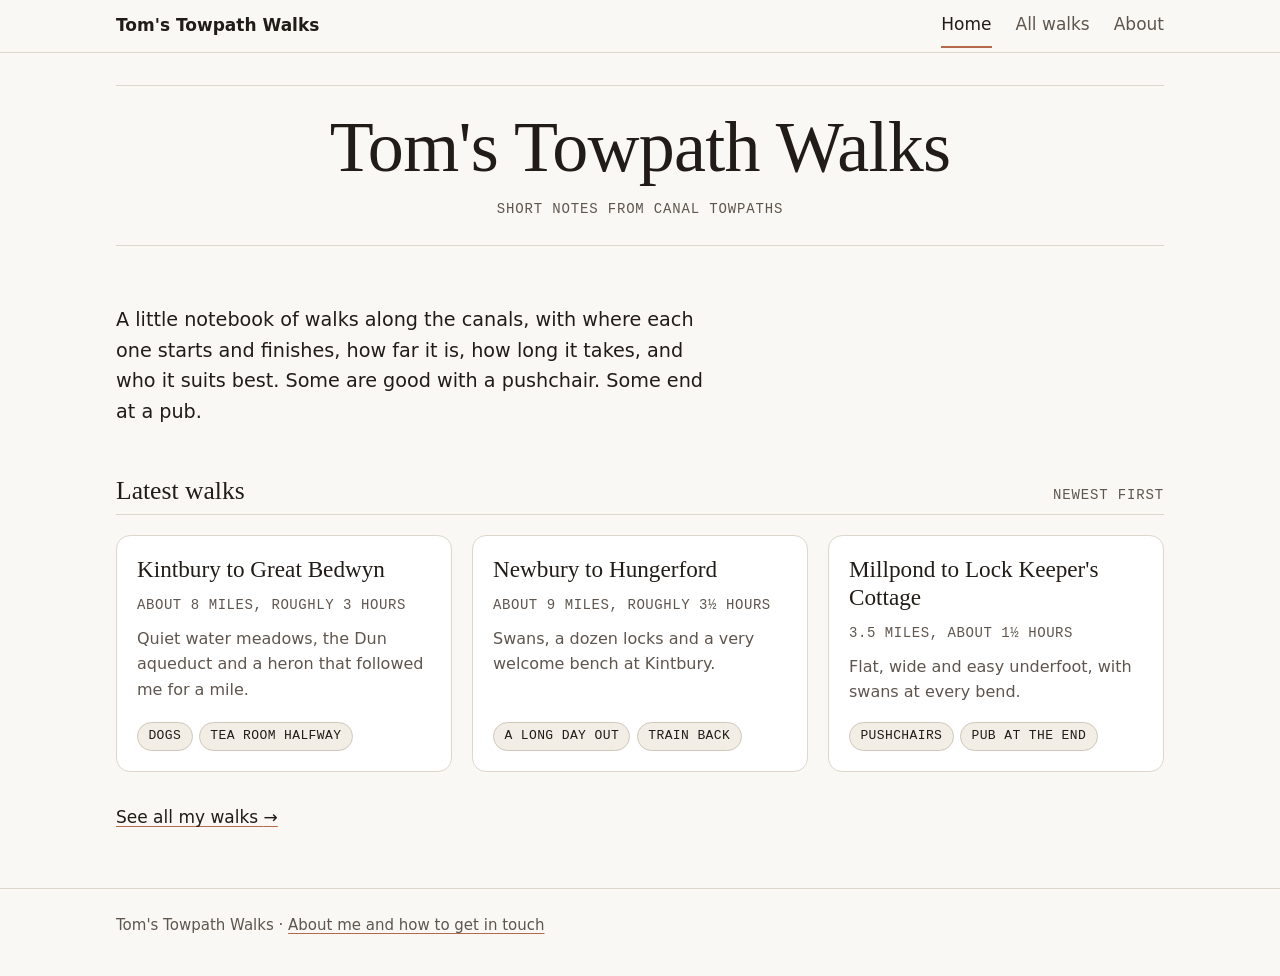
<file: index.html>
<!DOCTYPE html>
<html lang="en-GB">
<head>
  <meta charset="utf-8">
  <meta name="viewport" content="width=device-width, initial-scale=1">
  <title>Tom's Towpath Walks</title>
  <meta name="description" content="Short notes on walks along canal towpaths: where they start and finish, how far, how long, and who they suit.">
  <meta name="theme-color" content="#faf8f4">
  <link rel="icon" href="data:image/svg+xml,%3Csvg xmlns='http://www.w3.org/2000/svg' viewBox='0 0 32 32'%3E%3Crect width='32' height='32' rx='7' fill='%23b5694c'/%3E%3Cpath d='M4 21c4-4 6 4 10 0s6 4 10 0 4 2 4 2' stroke='%23faf8f4' stroke-width='3' fill='none' stroke-linecap='round'/%3E%3C/svg%3E">
  <link rel="stylesheet" href="style.css">
</head>
<body>

<a class="skip" href="#main">Skip to main content</a>

<header class="topbar">
  <div class="wrap">
    <a class="brand" href="index.html">Tom's Towpath Walks</a>
    <nav aria-label="Main">
      <a href="index.html" aria-current="page">Home</a>
      <a href="walks.html">All walks</a>
      <a href="about.html">About</a>
    </nav>
  </div>
</header>

<div class="wrap">
  <div class="masthead">
    <h1>Tom's Towpath Walks</h1>
    <p class="label">Short notes from canal towpaths</p>
  </div>

  <main id="main">
    <p class="lead">A little notebook of walks along the canals, with where each one starts and finishes, how far it is, how long it takes, and who it suits best. Some are good with a pushchair. Some end at a pub.</p>

    <div class="section-head">
      <h2>Latest walks</h2>
      <span class="label">Newest first</span>
    </div>

    <!-- LATEST WALKS: the three newest. Ask Claude to update these when a walk is added. -->
    <div class="cards">

      <article class="card">
        <h3><a href="walks.html#kintbury-to-great-bedwyn">Kintbury to Great Bedwyn</a></h3>
        <p class="stats">About 8 miles, roughly 3 hours</p>
        <p>Quiet water meadows, the Dun aqueduct and a heron that followed me for a mile.</p>
        <ul class="tags" role="list" aria-label="Good for"><li>Dogs</li><li>Tea room halfway</li></ul>
      </article>

      <article class="card">
        <h3><a href="walks.html#newbury-to-hungerford">Newbury to Hungerford</a></h3>
        <p class="stats">About 9 miles, roughly 3&frac12; hours</p>
        <p>Swans, a dozen locks and a very welcome bench at Kintbury.</p>
        <ul class="tags" role="list" aria-label="Good for"><li>A long day out</li><li>Train back</li></ul>
      </article>

      <article class="card">
        <h3><a href="walks.html#millpond-to-lock-keepers">Millpond to Lock Keeper's Cottage</a></h3>
        <p class="stats">3.5 miles, about 1&frac12; hours</p>
        <p>Flat, wide and easy underfoot, with swans at every bend.</p>
        <ul class="tags" role="list" aria-label="Good for"><li>Pushchairs</li><li>Pub at the end</li></ul>
      </article>

    </div>

    <a class="more" href="walks.html">See all my walks <span aria-hidden="true">&rarr;</span></a>
  </main>
</div>

<footer>
  <div class="wrap">Tom's Towpath Walks &middot; <a href="about.html">About me and how to get in touch</a></div>
</footer>

</body>
</html>
</file>
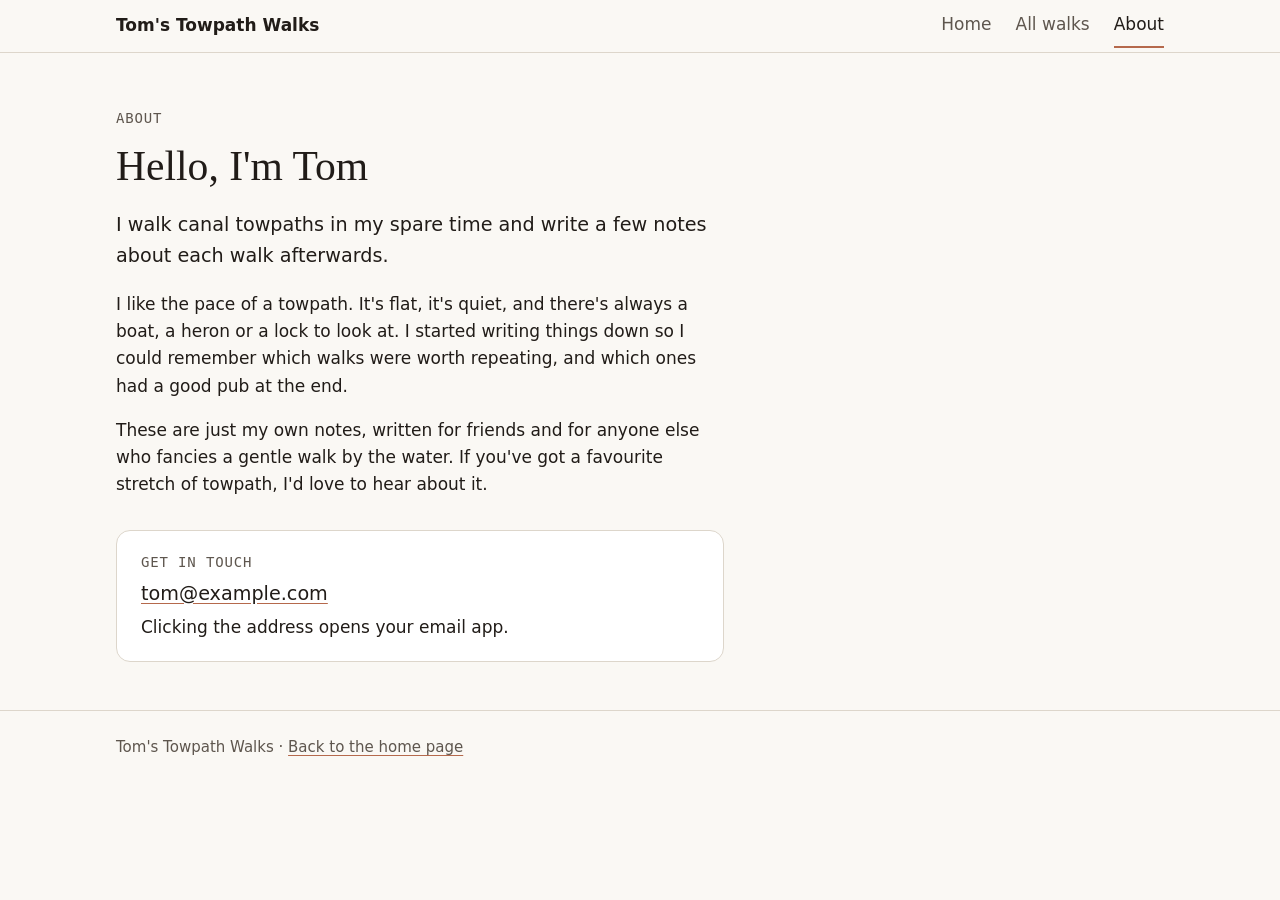
<file: about.html>
<!DOCTYPE html>
<html lang="en-GB">
<head>
  <meta charset="utf-8">
  <meta name="viewport" content="width=device-width, initial-scale=1">
  <title>About | Tom's Towpath Walks</title>
  <meta name="description" content="About Tom, and how to get in touch.">
  <meta name="theme-color" content="#faf8f4">
  <link rel="icon" href="data:image/svg+xml,%3Csvg xmlns='http://www.w3.org/2000/svg' viewBox='0 0 32 32'%3E%3Crect width='32' height='32' rx='7' fill='%23b5694c'/%3E%3Cpath d='M4 21c4-4 6 4 10 0s6 4 10 0 4 2 4 2' stroke='%23faf8f4' stroke-width='3' fill='none' stroke-linecap='round'/%3E%3C/svg%3E">
  <link rel="stylesheet" href="style.css">
</head>
<body>

<a class="skip" href="#main">Skip to main content</a>

<header class="topbar">
  <div class="wrap">
    <a class="brand" href="index.html">Tom's Towpath Walks</a>
    <nav aria-label="Main">
      <a href="index.html">Home</a>
      <a href="walks.html">All walks</a>
      <a href="about.html" aria-current="page">About</a>
    </nav>
  </div>
</header>

<div class="wrap">
  <main id="main">
    <p class="label">About</p>
    <h1 class="page-title">Hello, I'm Tom</h1>

    <div class="prose">
      <p class="lead">I walk canal towpaths in my spare time and write a few notes about each walk afterwards.</p>
      <p>I like the pace of a towpath. It's flat, it's quiet, and there's always a boat, a heron or a lock to look at. I started writing things down so I could remember which walks were worth repeating, and which ones had a good pub at the end.</p>
      <p>These are just my own notes, written for friends and for anyone else who fancies a gentle walk by the water. If you've got a favourite stretch of towpath, I'd love to hear about it.</p>
    </div>

    <section class="contact-box" aria-labelledby="contact-heading">
      <p class="label" id="contact-heading">Get in touch</p>
      <p><a href="mailto:tom@example.com">tom@example.com</a></p>
      <p>Clicking the address opens your email app.</p>
    </section>
  </main>
</div>

<footer>
  <div class="wrap">Tom's Towpath Walks &middot; <a href="index.html">Back to the home page</a></div>
</footer>

</body>
</html>
</file>
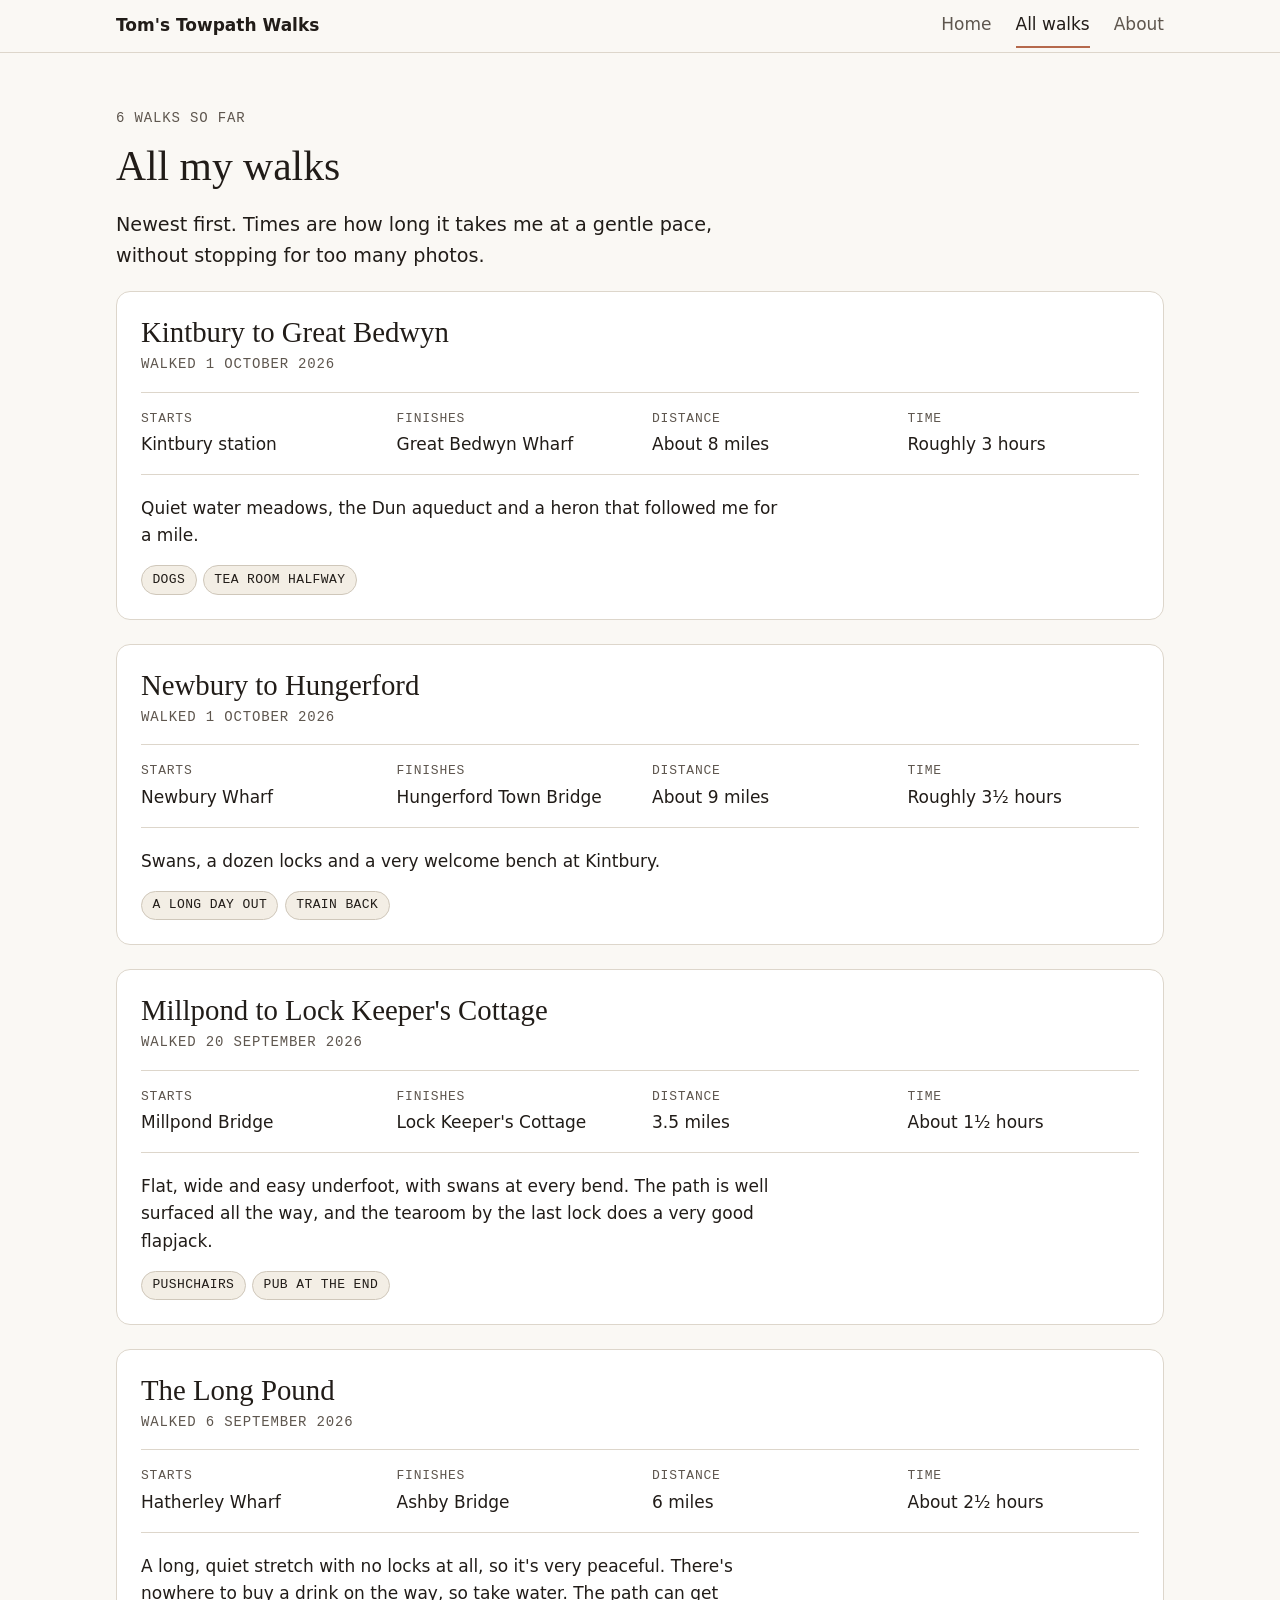
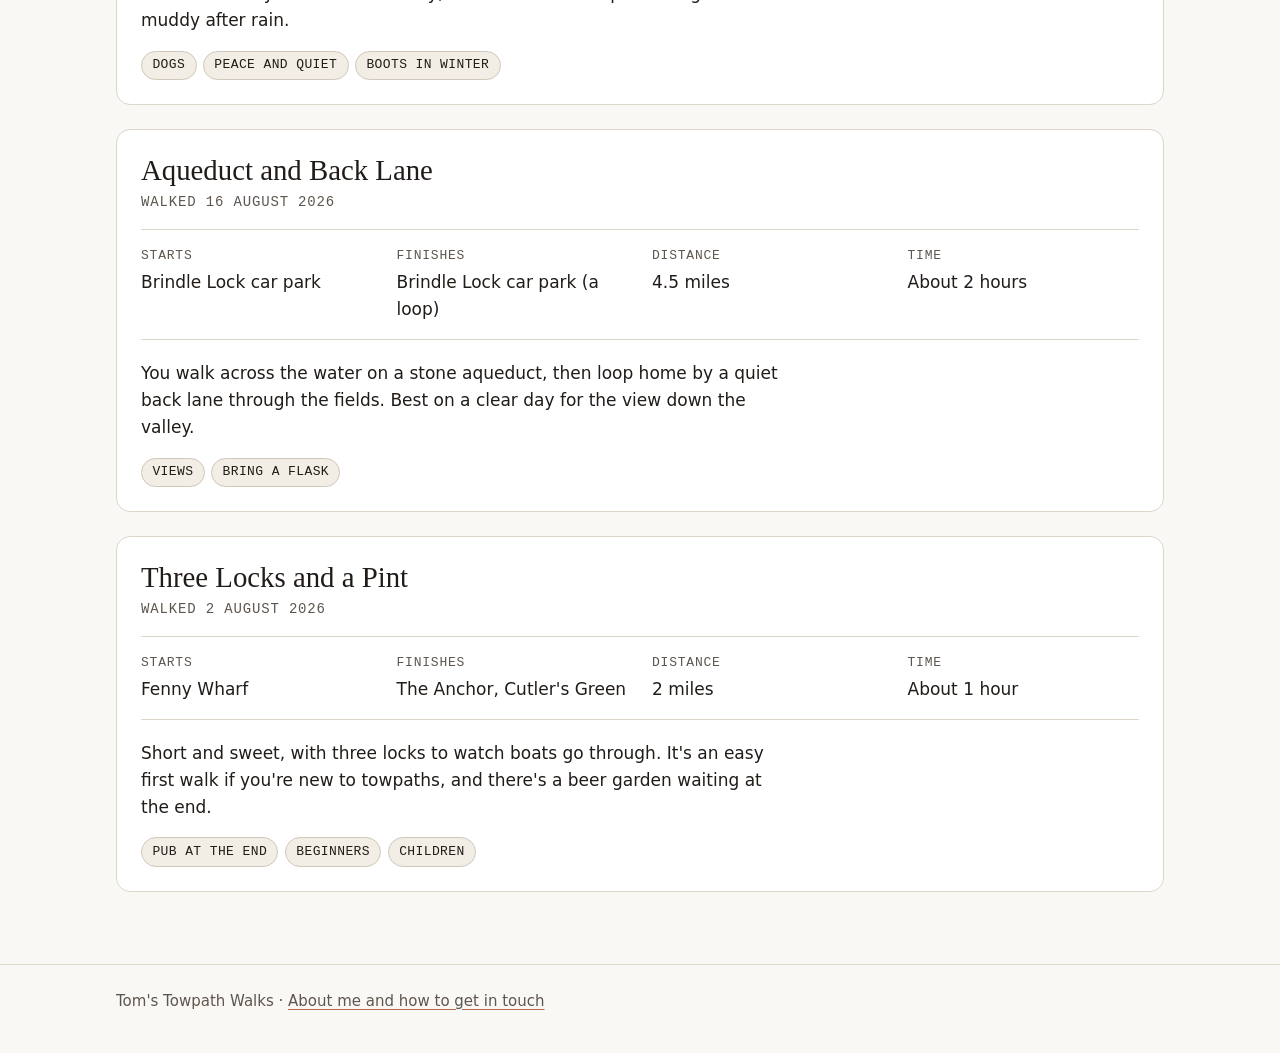
<file: walks.html>
<!DOCTYPE html>
<html lang="en-GB">
<head>
  <meta charset="utf-8">
  <meta name="viewport" content="width=device-width, initial-scale=1">
  <title>All walks | Tom's Towpath Walks</title>
  <meta name="description" content="Every towpath walk on the site, with start, finish, distance, time and who it suits.">
  <meta name="theme-color" content="#faf8f4">
  <link rel="icon" href="data:image/svg+xml,%3Csvg xmlns='http://www.w3.org/2000/svg' viewBox='0 0 32 32'%3E%3Crect width='32' height='32' rx='7' fill='%23b5694c'/%3E%3Cpath d='M4 21c4-4 6 4 10 0s6 4 10 0 4 2 4 2' stroke='%23faf8f4' stroke-width='3' fill='none' stroke-linecap='round'/%3E%3C/svg%3E">
  <link rel="stylesheet" href="style.css">
</head>
<body>

<a class="skip" href="#main">Skip to main content</a>

<header class="topbar">
  <div class="wrap">
    <a class="brand" href="index.html">Tom's Towpath Walks</a>
    <nav aria-label="Main">
      <a href="index.html">Home</a>
      <a href="walks.html" aria-current="page">All walks</a>
      <a href="about.html">About</a>
    </nav>
  </div>
</header>

<div class="wrap">
  <main id="main">
    <p class="label">6 walks so far</p>
    <h1 class="page-title">All my walks</h1>
    <p class="lead">Newest first. Times are how long it takes me at a gentle pace, without stopping for too many photos.</p>

    <!-- EACH WALK IS ONE BLOCK BELOW. Ask Claude to add a new one. -->

    <article class="walk" id="kintbury-to-great-bedwyn">
      <h2>Kintbury to Great Bedwyn</h2>
      <p class="label when">Walked <time datetime="2026-10-01">1 October 2026</time></p>
      <dl class="facts">
        <div><dt>Starts</dt><dd>Kintbury station</dd></div>
        <div><dt>Finishes</dt><dd>Great Bedwyn Wharf</dd></div>
        <div><dt>Distance</dt><dd>About 8 miles</dd></div>
        <div><dt>Time</dt><dd>Roughly 3 hours</dd></div>
      </dl>
      <p class="note">Quiet water meadows, the Dun aqueduct and a heron that followed me for a mile.</p>
      <ul class="tags" role="list" aria-label="Good for"><li>Dogs</li><li>Tea room halfway</li></ul>
    </article>

    <article class="walk" id="newbury-to-hungerford">
      <h2>Newbury to Hungerford</h2>
      <p class="label when">Walked <time datetime="2026-10-01">1 October 2026</time></p>
      <dl class="facts">
        <div><dt>Starts</dt><dd>Newbury Wharf</dd></div>
        <div><dt>Finishes</dt><dd>Hungerford Town Bridge</dd></div>
        <div><dt>Distance</dt><dd>About 9 miles</dd></div>
        <div><dt>Time</dt><dd>Roughly 3&frac12; hours</dd></div>
      </dl>
      <p class="note">Swans, a dozen locks and a very welcome bench at Kintbury.</p>
      <ul class="tags" role="list" aria-label="Good for"><li>A long day out</li><li>Train back</li></ul>
    </article>

    <article class="walk" id="millpond-to-lock-keepers">
      <h2>Millpond to Lock Keeper's Cottage</h2>
      <p class="label when">Walked <time datetime="2026-09-20">20 September 2026</time></p>
      <dl class="facts">
        <div><dt>Starts</dt><dd>Millpond Bridge</dd></div>
        <div><dt>Finishes</dt><dd>Lock Keeper's Cottage</dd></div>
        <div><dt>Distance</dt><dd>3.5 miles</dd></div>
        <div><dt>Time</dt><dd>About 1&frac12; hours</dd></div>
      </dl>
      <p class="note">Flat, wide and easy underfoot, with swans at every bend. The path is well surfaced all the way, and the tearoom by the last lock does a very good flapjack.</p>
      <ul class="tags" role="list" aria-label="Good for"><li>Pushchairs</li><li>Pub at the end</li></ul>
    </article>

    <article class="walk" id="the-long-pound">
      <h2>The Long Pound</h2>
      <p class="label when">Walked <time datetime="2026-09-06">6 September 2026</time></p>
      <dl class="facts">
        <div><dt>Starts</dt><dd>Hatherley Wharf</dd></div>
        <div><dt>Finishes</dt><dd>Ashby Bridge</dd></div>
        <div><dt>Distance</dt><dd>6 miles</dd></div>
        <div><dt>Time</dt><dd>About 2&frac12; hours</dd></div>
      </dl>
      <p class="note">A long, quiet stretch with no locks at all, so it's very peaceful. There's nowhere to buy a drink on the way, so take water. The path can get muddy after rain.</p>
      <ul class="tags" role="list" aria-label="Good for"><li>Dogs</li><li>Peace and quiet</li><li>Boots in winter</li></ul>
    </article>

    <article class="walk" id="aqueduct-and-back-lane">
      <h2>Aqueduct and Back Lane</h2>
      <p class="label when">Walked <time datetime="2026-08-16">16 August 2026</time></p>
      <dl class="facts">
        <div><dt>Starts</dt><dd>Brindle Lock car park</dd></div>
        <div><dt>Finishes</dt><dd>Brindle Lock car park (a loop)</dd></div>
        <div><dt>Distance</dt><dd>4.5 miles</dd></div>
        <div><dt>Time</dt><dd>About 2 hours</dd></div>
      </dl>
      <p class="note">You walk across the water on a stone aqueduct, then loop home by a quiet back lane through the fields. Best on a clear day for the view down the valley.</p>
      <ul class="tags" role="list" aria-label="Good for"><li>Views</li><li>Bring a flask</li></ul>
    </article>

    <article class="walk" id="three-locks-and-a-pint">
      <h2>Three Locks and a Pint</h2>
      <p class="label when">Walked <time datetime="2026-08-02">2 August 2026</time></p>
      <dl class="facts">
        <div><dt>Starts</dt><dd>Fenny Wharf</dd></div>
        <div><dt>Finishes</dt><dd>The Anchor, Cutler's Green</dd></div>
        <div><dt>Distance</dt><dd>2 miles</dd></div>
        <div><dt>Time</dt><dd>About 1 hour</dd></div>
      </dl>
      <p class="note">Short and sweet, with three locks to watch boats go through. It's an easy first walk if you're new to towpaths, and there's a beer garden waiting at the end.</p>
      <ul class="tags" role="list" aria-label="Good for"><li>Pub at the end</li><li>Beginners</li><li>Children</li></ul>
    </article>

  </main>
</div>

<footer>
  <div class="wrap">Tom's Towpath Walks &middot; <a href="about.html">About me and how to get in touch</a></div>
</footer>

</body>
</html>
</file>
<file: style.css>
/* Tom's Towpath Walks - shared styles for every page */

:root {
  --cream: #faf8f4;
  --ink: #211c18;
  --muted: #5e564e;        /* darker than before so small text is easier to read */
  --line: #ddd6cb;
  --accent: #b5694c;       /* decorative: underlines, borders */
  --accent-text: #8f4a30;  /* accent colour dark enough to read as text */
  --card: #ffffff;
  --serif: Georgia, "Times New Roman", Times, serif;
  --sans: system-ui, -apple-system, "Segoe UI", Roboto, Helvetica, Arial, sans-serif;
  --mono: ui-monospace, "SFMono-Regular", Menlo, Consolas, monospace;
}

* { box-sizing: border-box; }

body {
  margin: 0;
  background: var(--cream);
  color: var(--ink);
  font-family: var(--sans);
  font-size: 1.0625rem;
  line-height: 1.6;
}

a { color: inherit; text-decoration-color: var(--accent); text-underline-offset: 3px; }
a:hover { color: var(--accent-text); }

/* Clear outline so keyboard users can always see where they are */
a:focus-visible {
  outline: 3px solid var(--accent-text);
  outline-offset: 3px;
  border-radius: 4px;
}

.wrap { max-width: 68rem; margin: 0 auto; padding: 0 1.25rem; }

/* "Skip to content" link: hidden until a keyboard user tabs to it */
.skip {
  position: absolute; left: 0.75rem; top: -4rem;
  background: var(--ink); color: var(--cream);
  padding: 0.6rem 1rem; border-radius: 8px; z-index: 10;
}
.skip:focus { top: 0.75rem; color: var(--cream); }

/* ---------- top bar ---------- */
.topbar { border-bottom: 1px solid var(--line); }
.topbar .wrap {
  display: flex; flex-wrap: wrap; align-items: center;
  justify-content: space-between; gap: 0 1.5rem;
  padding-top: 0.25rem; padding-bottom: 0.25rem;
}
.brand, nav a {
  display: inline-flex; align-items: center;
  min-height: 2.75rem;            /* comfortable thumb-sized tap target */
}
.brand { font-weight: 600; text-decoration: none; }
nav { display: flex; flex-wrap: wrap; gap: 0 1.5rem; }
nav a { text-decoration: none; color: var(--muted); border-bottom: 2px solid transparent; }
nav a:hover { color: var(--ink); }
nav a[aria-current="page"] { color: var(--ink); border-bottom-color: var(--accent); }

/* ---------- masthead ---------- */
.masthead {
  margin-top: 2rem;
  border-top: 1px solid var(--line);
  border-bottom: 1px solid var(--line);
  padding: 1.5rem 0;
  text-align: center;
}
.masthead h1 {
  margin: 0;
  font-family: var(--serif);
  font-weight: 400;
  font-size: clamp(2.2rem, 8vw, 4.5rem);
  line-height: 1.05;
  letter-spacing: -0.01em;
  overflow-wrap: break-word;
}
.label {
  font-family: var(--mono);
  font-size: 0.875rem;
  letter-spacing: 0.06em;
  text-transform: uppercase;
  color: var(--muted);
}
.masthead .label { margin: 0.8rem 0 0; }

/* ---------- page content ---------- */
main { padding: 2.5rem 0 3rem; }

h2, h1.page-title {
  font-family: var(--serif);
  font-weight: 400;
  font-size: clamp(1.8rem, 5vw, 2.6rem);
  line-height: 1.15;
  margin: 0 0 1rem;
}
.lead { font-size: 1.2rem; max-width: 38rem; }

.section-head {
  display: flex; flex-wrap: wrap; justify-content: space-between; align-items: baseline;
  gap: 0.25rem 1rem; margin: 3rem 0 1.25rem;
  border-bottom: 1px solid var(--line); padding-bottom: 0.5rem;
}
.section-head h2 { margin: 0; font-size: 1.6rem; }
.section-head .label { margin: 0; }

/* ---------- tags ---------- */
.tags { display: flex; flex-wrap: wrap; gap: 0.4rem; list-style: none; padding: 0; margin: 0; }
.tags li {
  font-family: var(--mono);
  font-size: 0.8125rem;
  letter-spacing: 0.03em;
  text-transform: uppercase;
  padding: 0.2rem 0.65rem;
  border: 1px solid #cfc7ba;
  border-radius: 999px;
  background: #f3eee5;
  color: var(--ink);
}

/* ---------- cards on home page ---------- */
.cards {
  display: grid; gap: 1.25rem;
  grid-template-columns: repeat(auto-fit, minmax(min(100%, 16rem), 1fr));
}
.card {
  position: relative;
  background: var(--card);
  border: 1px solid var(--line);
  border-radius: 14px;
  padding: 1.25rem;
  display: flex; flex-direction: column; gap: 0.6rem;
}
.card:hover { border-color: var(--accent); }
.card:focus-within { outline: 3px solid var(--accent-text); outline-offset: 3px; }
.card h3 { font-family: var(--serif); font-weight: 400; font-size: 1.45rem; line-height: 1.2; margin: 0; overflow-wrap: break-word; }
.card h3 a { text-decoration: none; }
.card h3 a:focus-visible { outline: none; }
/* makes the whole card clickable, which is easier with a thumb */
.card h3 a::after { content: ""; position: absolute; inset: 0; border-radius: 14px; }
.card h3 a:hover { text-decoration: underline; text-decoration-color: var(--accent); }
.card p { margin: 0; color: var(--muted); font-size: 1rem; }
.card .stats { font-family: var(--mono); font-size: 0.875rem; color: var(--muted); letter-spacing: 0.04em; text-transform: uppercase; }
.card .tags { margin-top: auto; padding-top: 0.5rem; }

.more { display: inline-block; margin-top: 1.5rem; padding: 0.5rem 0; }

/* ---------- full walks list ---------- */
.walk {
  background: var(--card);
  border: 1px solid var(--line);
  border-radius: 14px;
  padding: 1.5rem;
  margin-bottom: 1.5rem;
  scroll-margin-top: 1rem;
}
/* the walk you jumped to from the home page gets a highlighted edge */
.walk:target { border-color: var(--accent); box-shadow: 0 0 0 3px #ecd5c9; }
.walk h2 { font-size: 1.8rem; margin: 0 0 0.25rem; overflow-wrap: break-word; }
.walk .when { margin: 0 0 1rem; }
.facts {
  display: grid; gap: 0.9rem 1.5rem;
  grid-template-columns: repeat(auto-fit, minmax(min(100%, 9rem), 1fr));
  margin: 0 0 1.25rem; padding: 1rem 0;
  border-top: 1px solid var(--line); border-bottom: 1px solid var(--line);
}
.facts div { margin: 0; }
.facts dt { font-family: var(--mono); font-size: 0.8125rem; letter-spacing: 0.06em; text-transform: uppercase; color: var(--muted); }
.facts dd { margin: 0.1rem 0 0; }
.walk .note { margin: 0 0 1rem; max-width: 40rem; }

/* ---------- about / contact ---------- */
.prose { max-width: 38rem; }
.contact-box {
  margin-top: 2rem; padding: 1.25rem 1.5rem;
  background: var(--card); border: 1px solid var(--line); border-radius: 14px;
  max-width: 38rem;
}
.contact-box p { margin: 0.3rem 0 0; }
.contact-box .label { margin: 0; }
.contact-box a { font-size: 1.2rem; overflow-wrap: anywhere; }

/* ---------- footer ---------- */
footer { border-top: 1px solid var(--line); padding: 1.5rem 0 2.5rem; color: var(--muted); font-size: 0.9375rem; }

@media (max-width: 34rem) {
  body { font-size: 1rem; }
  .wrap { padding: 0 1rem; }
  nav { gap: 0 1.1rem; }
  .walk { padding: 1.1rem; }
  .walk h2 { font-size: 1.6rem; }
  .contact-box { padding: 1rem; }
}
</file>
